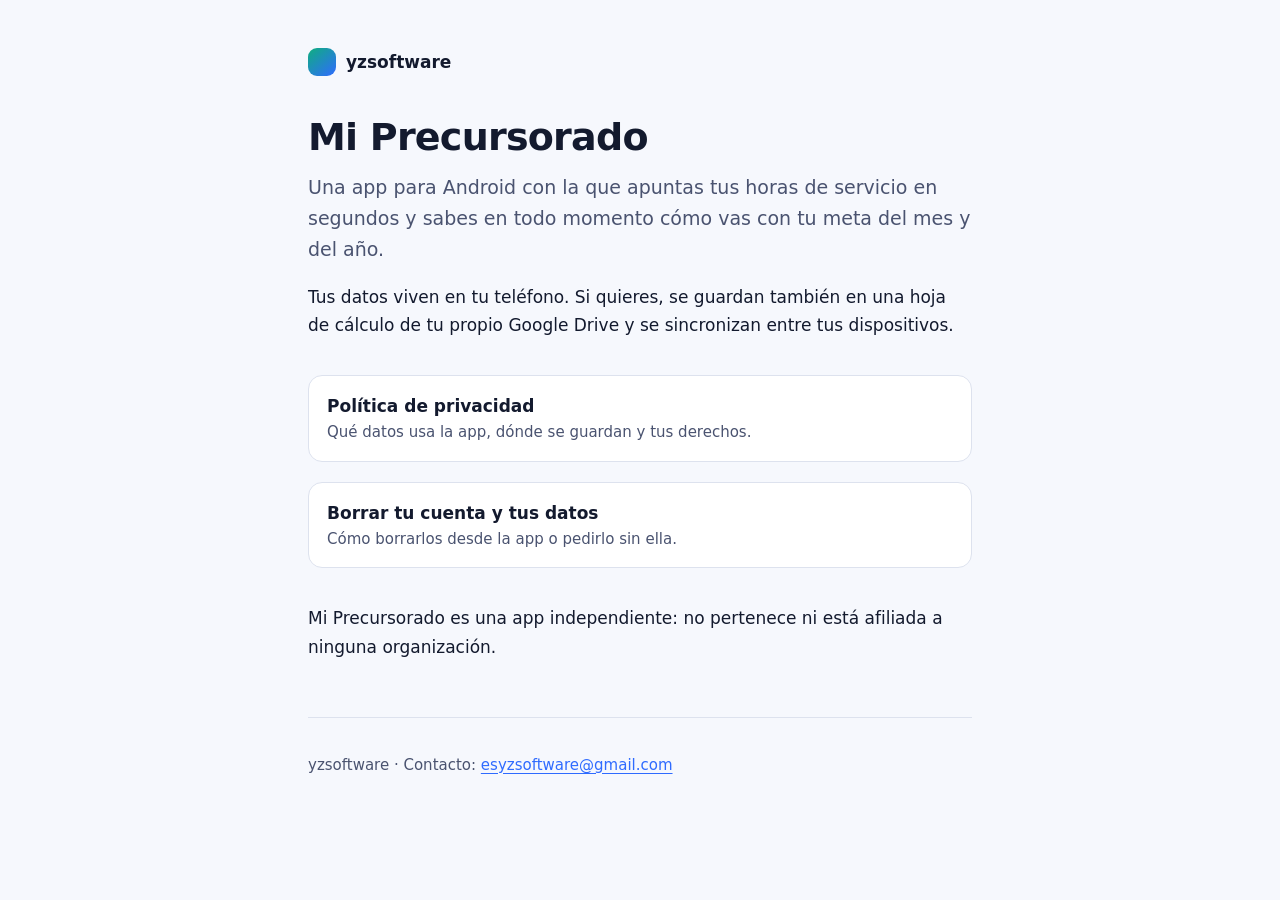
<file: index.html>
<!doctype html>
<html lang="es">
<head>
<meta charset="utf-8">
<meta name="viewport" content="width=device-width, initial-scale=1">
<title>Mi Precursorado · yzsoftware</title>
<meta name="description" content="Mi Precursorado: registro de horas de servicio. Política de privacidad y borrado de datos.">
<link rel="stylesheet" href="estilo.css">
</head>
<body>
<main>
  <a class="marca" href="./"><i aria-hidden="true"></i>yzsoftware</a>
  <h1>Mi Precursorado</h1>
  <p class="entradilla">Una app para Android con la que apuntas tus horas de servicio en segundos y sabes en todo momento cómo vas con tu meta del mes y del año.</p>
  <p>Tus datos viven en tu teléfono. Si quieres, se guardan también en una hoja de cálculo de tu propio Google Drive y se sincronizan entre tus dispositivos.</p>

  <ul class="enlaces">
    <li><a href="privacidad.html">Política de privacidad<span>Qué datos usa la app, dónde se guardan y tus derechos.</span></a></li>
    <li><a href="borrar-datos.html">Borrar tu cuenta y tus datos<span>Cómo borrarlos desde la app o pedirlo sin ella.</span></a></li>
  </ul>

  <p>Mi Precursorado es una app independiente: no pertenece ni está afiliada a ninguna organización.</p>

  <footer>
    <p>yzsoftware · Contacto: <a href="mailto:esyzsoftware@gmail.com">esyzsoftware@gmail.com</a></p>
  </footer>
</main>
</body>
</html>
</file>
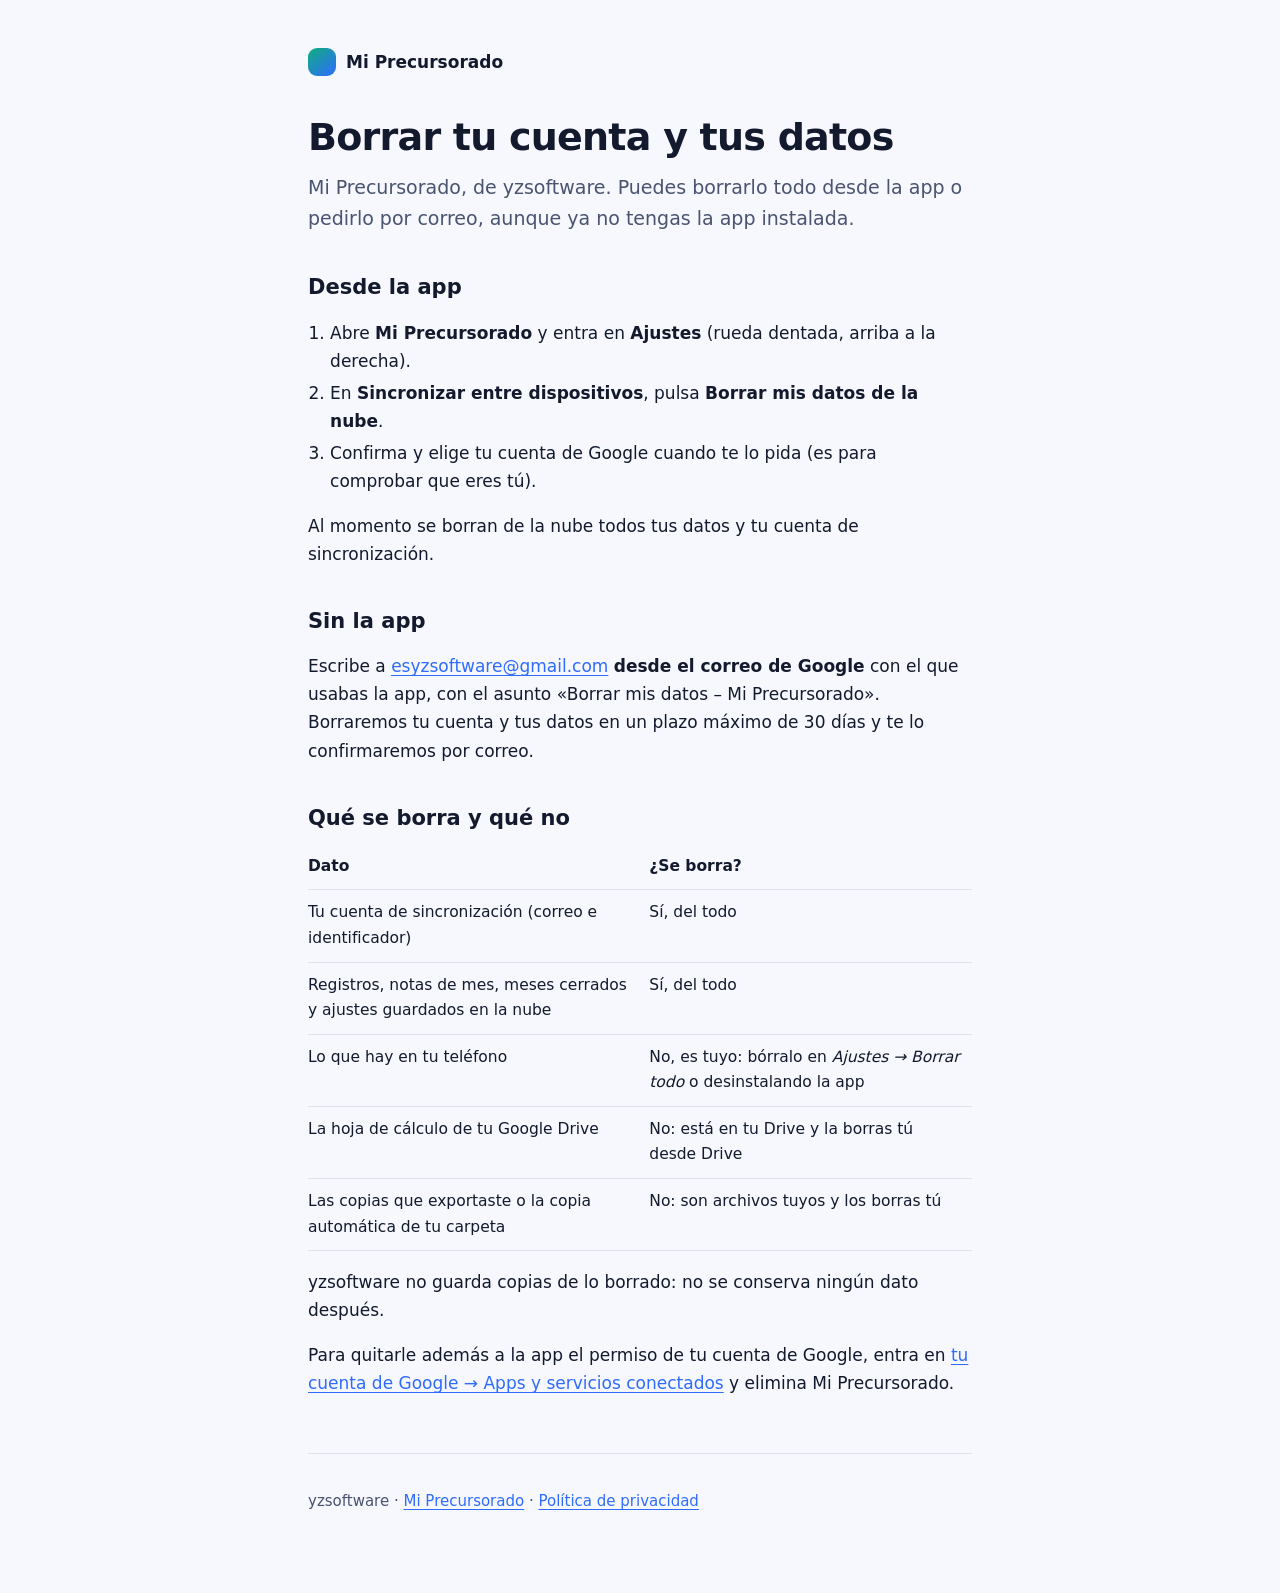
<file: borrar-datos.html>
<!doctype html>
<html lang="es">
<head>
<meta charset="utf-8">
<meta name="viewport" content="width=device-width, initial-scale=1">
<title>Borrar datos · Mi Precursorado</title>
<meta name="description" content="Cómo borrar tu cuenta y tus datos de Mi Precursorado (yzsoftware).">
<link rel="stylesheet" href="estilo.css">
</head>
<body>
<main>
  <a class="marca" href="./"><i aria-hidden="true"></i>Mi Precursorado</a>
  <h1>Borrar tu cuenta y tus datos</h1>
  <p class="entradilla">Mi Precursorado, de yzsoftware. Puedes borrarlo todo desde la app o pedirlo por correo, aunque ya no tengas la app instalada.</p>

  <h2>Desde la app</h2>
  <ol>
    <li>Abre <b>Mi Precursorado</b> y entra en <b>Ajustes</b> (rueda dentada, arriba a la derecha).</li>
    <li>En <b>Sincronizar entre dispositivos</b>, pulsa <b>Borrar mis datos de la nube</b>.</li>
    <li>Confirma y elige tu cuenta de Google cuando te lo pida (es para comprobar que eres tú).</li>
  </ol>
  <p>Al momento se borran de la nube todos tus datos y tu cuenta de sincronización.</p>

  <h2>Sin la app</h2>
  <p>Escribe a <a href="mailto:esyzsoftware@gmail.com?subject=Borrar%20mis%20datos%20-%20Mi%20Precursorado">esyzsoftware@gmail.com</a> <b>desde el correo de Google</b> con el que usabas la app, con el asunto «Borrar mis datos – Mi Precursorado». Borraremos tu cuenta y tus datos en un plazo máximo de 30 días y te lo confirmaremos por correo.</p>

  <h2>Qué se borra y qué no</h2>
  <table>
    <thead><tr><th>Dato</th><th>¿Se borra?</th></tr></thead>
    <tbody>
      <tr><td>Tu cuenta de sincronización (correo e identificador)</td><td>Sí, del todo</td></tr>
      <tr><td>Registros, notas de mes, meses cerrados y ajustes guardados en la nube</td><td>Sí, del todo</td></tr>
      <tr><td>Lo que hay en tu teléfono</td><td>No, es tuyo: bórralo en <i>Ajustes → Borrar todo</i> o desinstalando la app</td></tr>
      <tr><td>La hoja de cálculo de tu Google Drive</td><td>No: está en tu Drive y la borras tú desde Drive</td></tr>
      <tr><td>Las copias que exportaste o la copia automática de tu carpeta</td><td>No: son archivos tuyos y los borras tú</td></tr>
    </tbody>
  </table>
  <p>yzsoftware no guarda copias de lo borrado: no se conserva ningún dato después.</p>
  <p>Para quitarle además a la app el permiso de tu cuenta de Google, entra en <a href="https://myaccount.google.com/connections" rel="noopener">tu cuenta de Google → Apps y servicios conectados</a> y elimina Mi Precursorado.</p>

  <footer>
    <p>yzsoftware · <a href="./">Mi Precursorado</a> · <a href="privacidad.html">Política de privacidad</a></p>
  </footer>
</main>
</body>
</html>
</file>
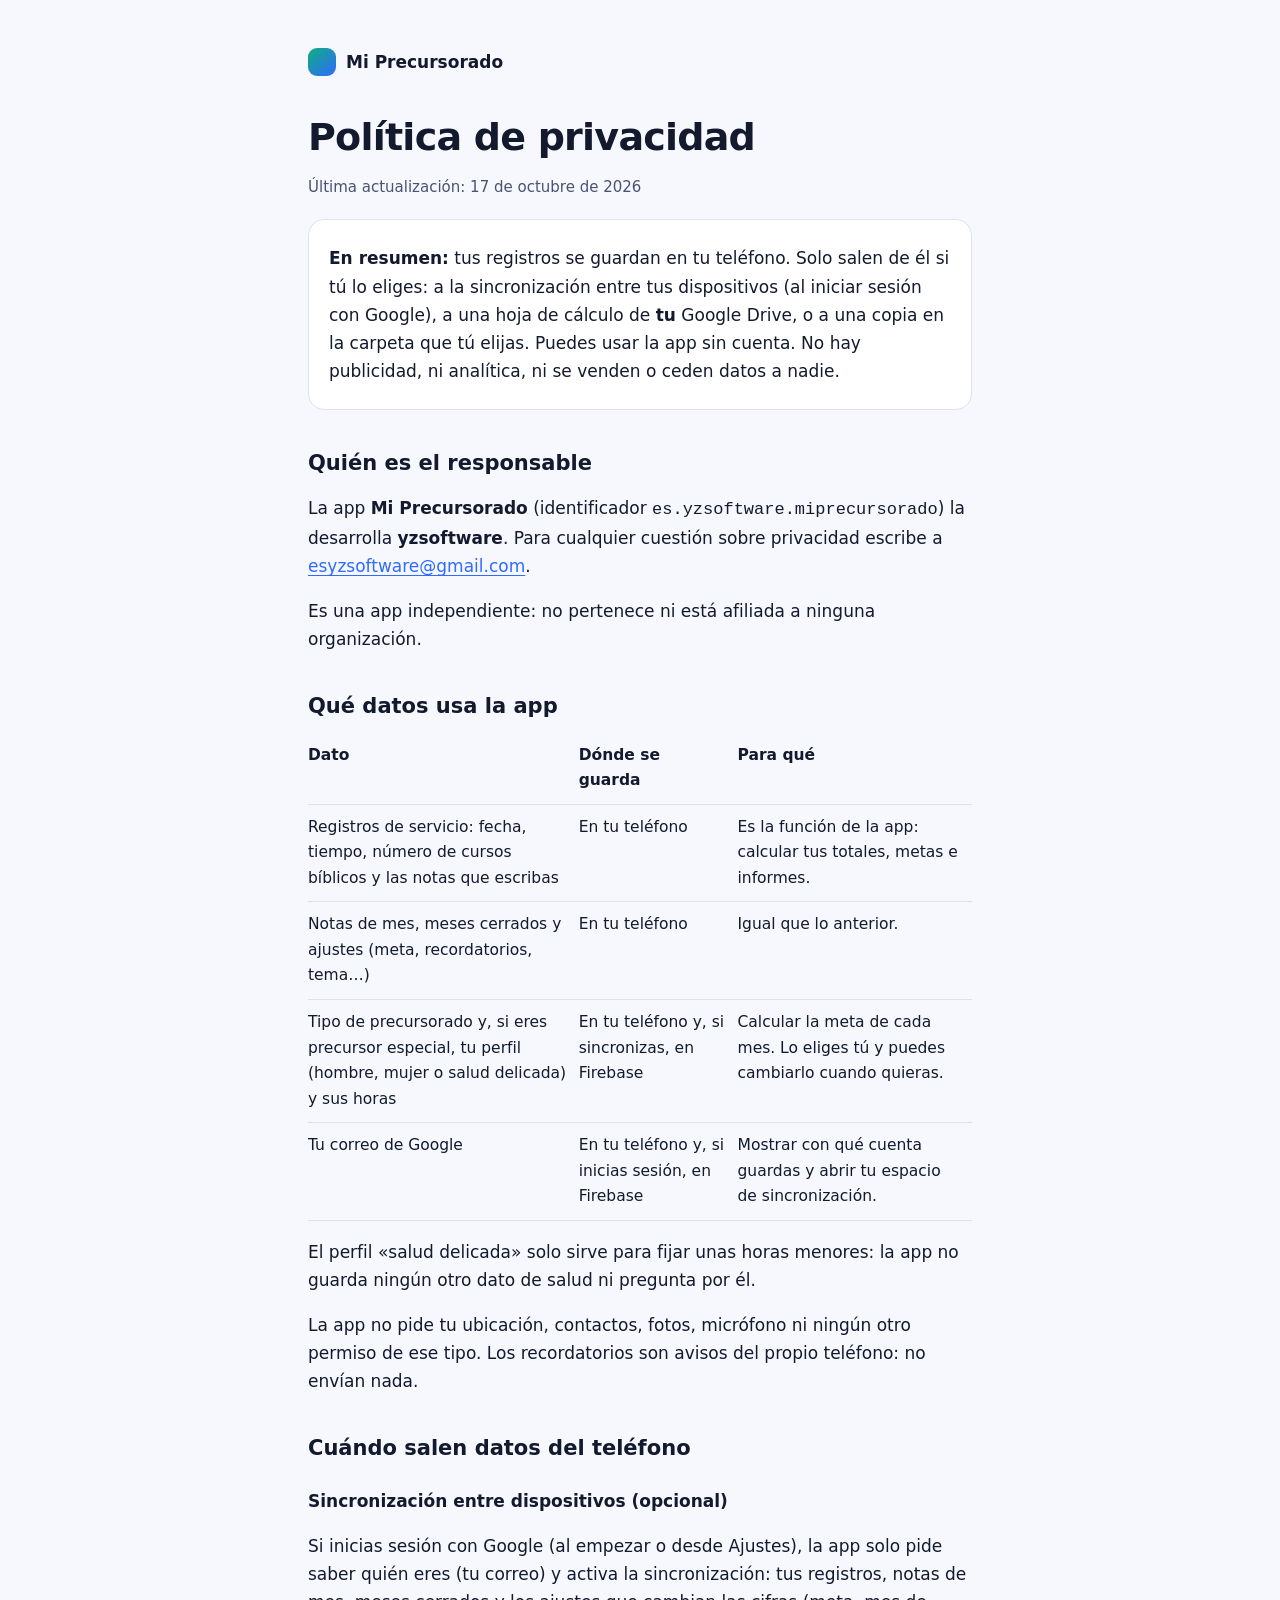
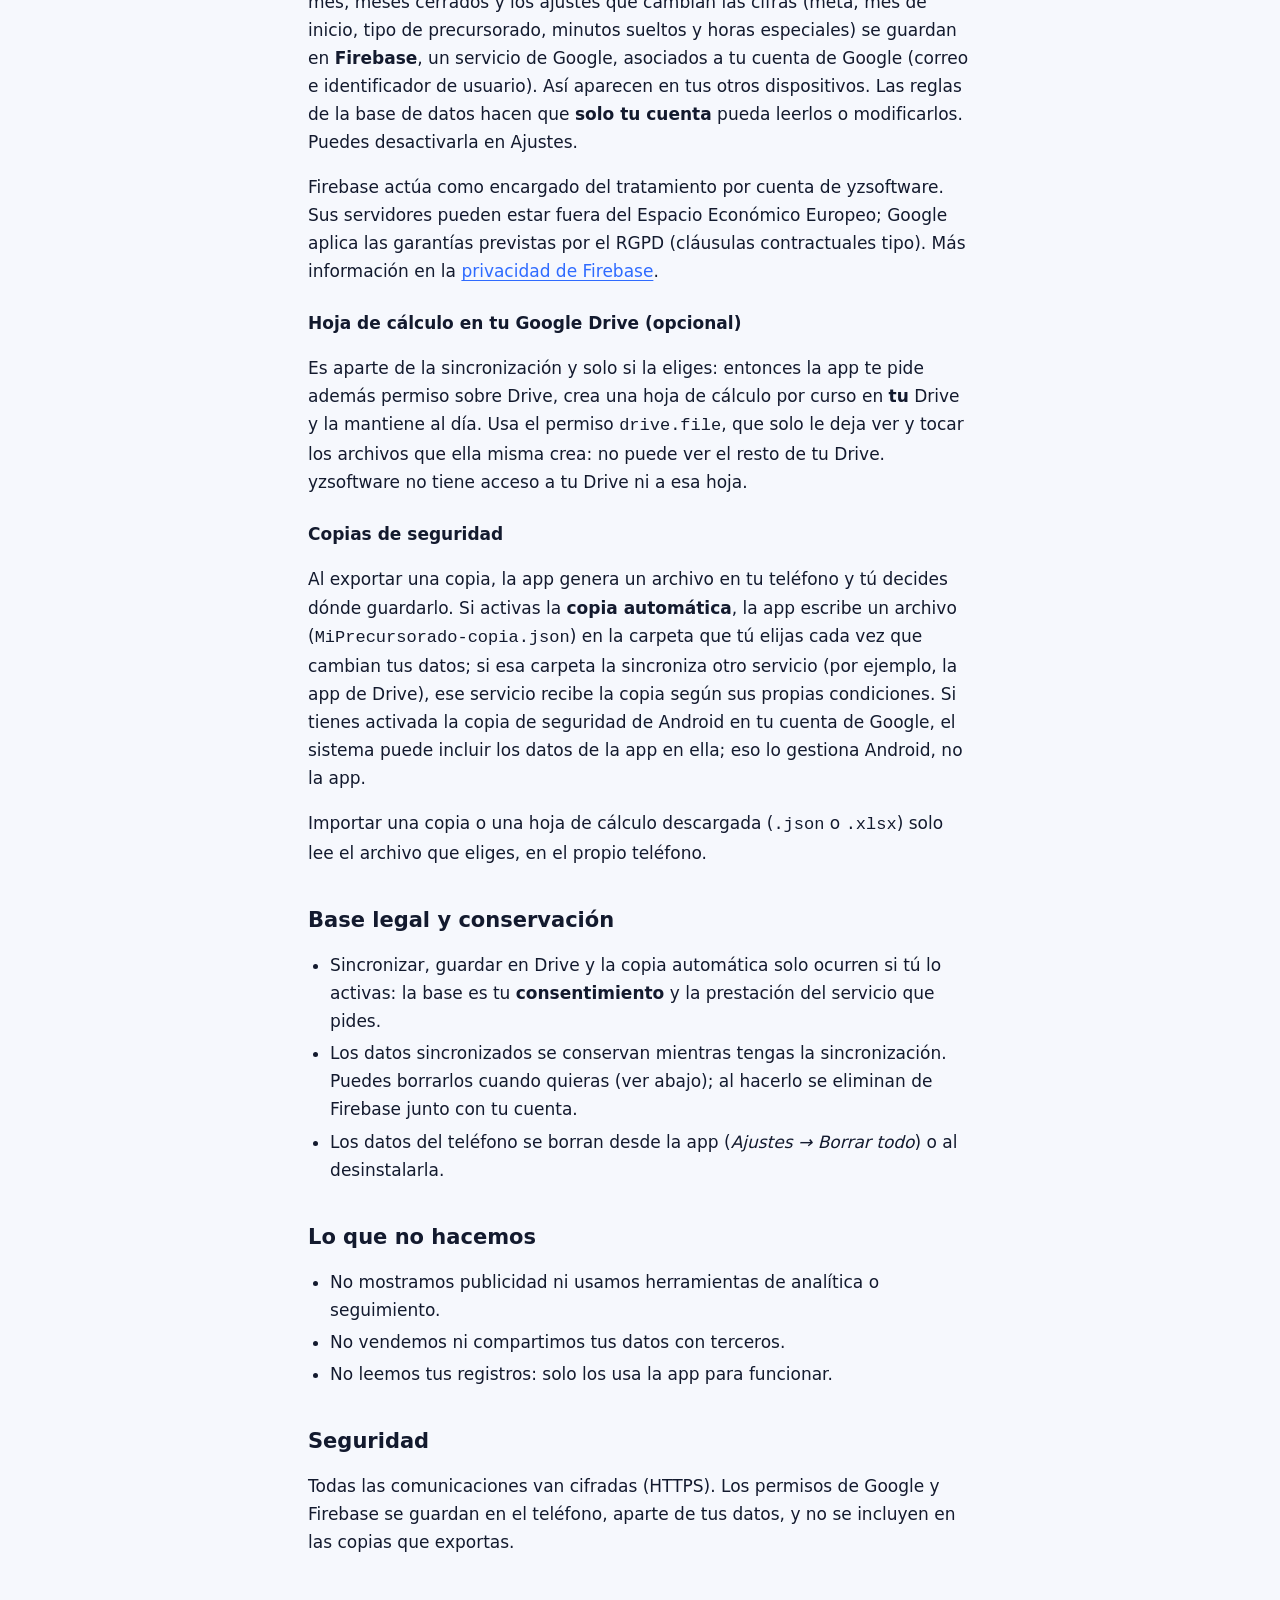
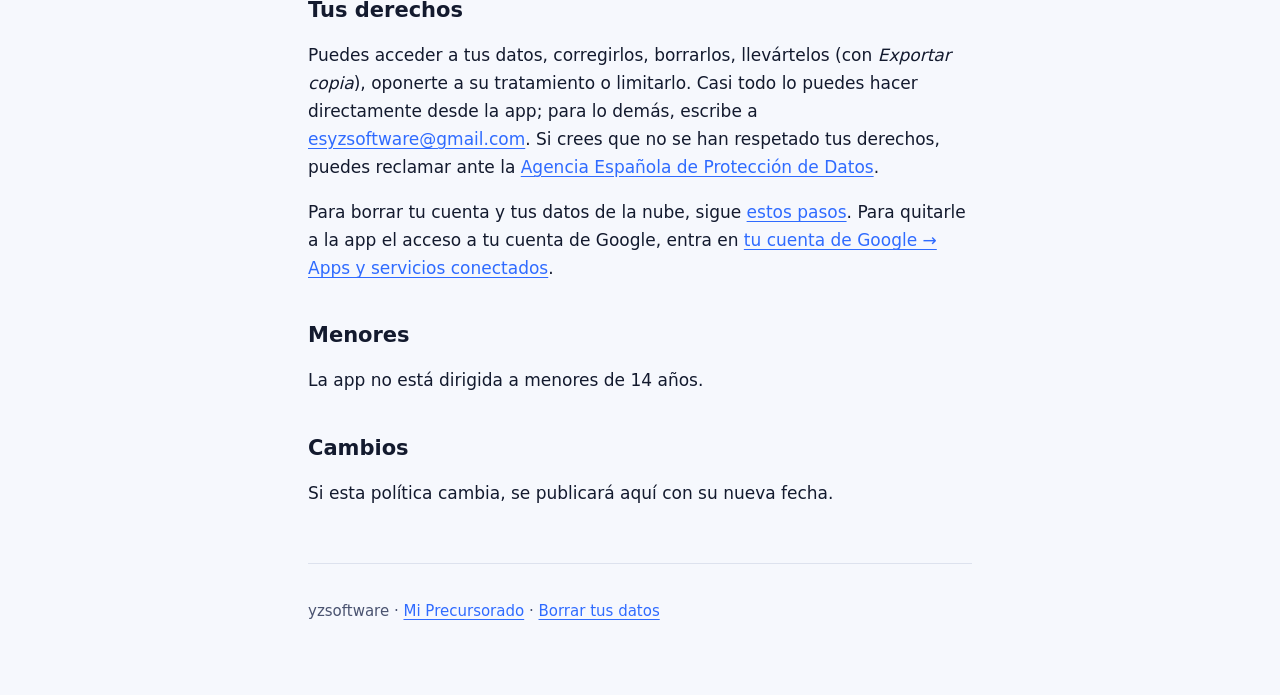
<file: privacidad.html>
<!doctype html>
<html lang="es">
<head>
<meta charset="utf-8">
<meta name="viewport" content="width=device-width, initial-scale=1">
<title>Privacidad · Mi Precursorado</title>
<meta name="description" content="Política de privacidad de la app Mi Precursorado (es.yzsoftware.miprecursorado).">
<link rel="stylesheet" href="estilo.css">
</head>
<body>
<main>
  <a class="marca" href="./"><i aria-hidden="true"></i>Mi Precursorado</a>
  <h1>Política de privacidad</h1>
  <p class="fecha">Última actualización: 17 de octubre de 2026</p>

  <div class="caja">
    <p><b>En resumen:</b> tus registros se guardan en tu teléfono. Solo salen de él si tú lo eliges: a la sincronización entre tus dispositivos (al iniciar sesión con Google), a una hoja de cálculo de <b>tu</b> Google Drive, o a una copia en la carpeta que tú elijas. Puedes usar la app sin cuenta. No hay publicidad, ni analítica, ni se venden o ceden datos a nadie.</p>
  </div>

  <h2>Quién es el responsable</h2>
  <p>La app <b>Mi Precursorado</b> (identificador <code>es.yzsoftware.miprecursorado</code>) la desarrolla <b>yzsoftware</b>. Para cualquier cuestión sobre privacidad escribe a <a href="mailto:esyzsoftware@gmail.com">esyzsoftware@gmail.com</a>.</p>
  <p>Es una app independiente: no pertenece ni está afiliada a ninguna organización.</p>

  <h2>Qué datos usa la app</h2>
  <table>
    <thead><tr><th>Dato</th><th>Dónde se guarda</th><th>Para qué</th></tr></thead>
    <tbody>
      <tr><td>Registros de servicio: fecha, tiempo, número de cursos bíblicos y las notas que escribas</td><td>En tu teléfono</td><td>Es la función de la app: calcular tus totales, metas e informes.</td></tr>
      <tr><td>Notas de mes, meses cerrados y ajustes (meta, recordatorios, tema…)</td><td>En tu teléfono</td><td>Igual que lo anterior.</td></tr>
      <tr><td>Tipo de precursorado y, si eres precursor especial, tu perfil (hombre, mujer o salud delicada) y sus horas</td><td>En tu teléfono y, si sincronizas, en Firebase</td><td>Calcular la meta de cada mes. Lo eliges tú y puedes cambiarlo cuando quieras.</td></tr>
      <tr><td>Tu correo de Google</td><td>En tu teléfono y, si inicias sesión, en Firebase</td><td>Mostrar con qué cuenta guardas y abrir tu espacio de sincronización.</td></tr>
    </tbody>
  </table>
  <p>El perfil «salud delicada» solo sirve para fijar unas horas menores: la app no guarda ningún otro dato de salud ni pregunta por él.</p>
  <p>La app no pide tu ubicación, contactos, fotos, micrófono ni ningún otro permiso de ese tipo. Los recordatorios son avisos del propio teléfono: no envían nada.</p>

  <h2>Cuándo salen datos del teléfono</h2>
  <h3>Sincronización entre dispositivos (opcional)</h3>
  <p>Si inicias sesión con Google (al empezar o desde Ajustes), la app solo pide saber quién eres (tu correo) y activa la sincronización: tus registros, notas de mes, meses cerrados y los ajustes que cambian las cifras (meta, mes de inicio, tipo de precursorado, minutos sueltos y horas especiales) se guardan en <b>Firebase</b>, un servicio de Google, asociados a tu cuenta de Google (correo e identificador de usuario). Así aparecen en tus otros dispositivos. Las reglas de la base de datos hacen que <b>solo tu cuenta</b> pueda leerlos o modificarlos. Puedes desactivarla en Ajustes.</p>
  <p>Firebase actúa como encargado del tratamiento por cuenta de yzsoftware. Sus servidores pueden estar fuera del Espacio Económico Europeo; Google aplica las garantías previstas por el RGPD (cláusulas contractuales tipo). Más información en la <a href="https://firebase.google.com/support/privacy" rel="noopener">privacidad de Firebase</a>.</p>

  <h3>Hoja de cálculo en tu Google Drive (opcional)</h3>
  <p>Es aparte de la sincronización y solo si la eliges: entonces la app te pide además permiso sobre Drive, crea una hoja de cálculo por curso en <b>tu</b> Drive y la mantiene al día. Usa el permiso <code>drive.file</code>, que solo le deja ver y tocar los archivos que ella misma crea: no puede ver el resto de tu Drive. yzsoftware no tiene acceso a tu Drive ni a esa hoja.</p>

  <h3>Copias de seguridad</h3>
  <p>Al exportar una copia, la app genera un archivo en tu teléfono y tú decides dónde guardarlo. Si activas la <b>copia automática</b>, la app escribe un archivo (<code>MiPrecursorado-copia.json</code>) en la carpeta que tú elijas cada vez que cambian tus datos; si esa carpeta la sincroniza otro servicio (por ejemplo, la app de Drive), ese servicio recibe la copia según sus propias condiciones. Si tienes activada la copia de seguridad de Android en tu cuenta de Google, el sistema puede incluir los datos de la app en ella; eso lo gestiona Android, no la app.</p>
  <p>Importar una copia o una hoja de cálculo descargada (<code>.json</code> o <code>.xlsx</code>) solo lee el archivo que eliges, en el propio teléfono.</p>

  <h2>Base legal y conservación</h2>
  <ul>
    <li>Sincronizar, guardar en Drive y la copia automática solo ocurren si tú lo activas: la base es tu <b>consentimiento</b> y la prestación del servicio que pides.</li>
    <li>Los datos sincronizados se conservan mientras tengas la sincronización. Puedes borrarlos cuando quieras (ver abajo); al hacerlo se eliminan de Firebase junto con tu cuenta.</li>
    <li>Los datos del teléfono se borran desde la app (<i>Ajustes → Borrar todo</i>) o al desinstalarla.</li>
  </ul>

  <h2>Lo que no hacemos</h2>
  <ul>
    <li>No mostramos publicidad ni usamos herramientas de analítica o seguimiento.</li>
    <li>No vendemos ni compartimos tus datos con terceros.</li>
    <li>No leemos tus registros: solo los usa la app para funcionar.</li>
  </ul>

  <h2>Seguridad</h2>
  <p>Todas las comunicaciones van cifradas (HTTPS). Los permisos de Google y Firebase se guardan en el teléfono, aparte de tus datos, y no se incluyen en las copias que exportas.</p>

  <h2>Tus derechos</h2>
  <p>Puedes acceder a tus datos, corregirlos, borrarlos, llevártelos (con <i>Exportar copia</i>), oponerte a su tratamiento o limitarlo. Casi todo lo puedes hacer directamente desde la app; para lo demás, escribe a <a href="mailto:esyzsoftware@gmail.com">esyzsoftware@gmail.com</a>. Si crees que no se han respetado tus derechos, puedes reclamar ante la <a href="https://www.aepd.es" rel="noopener">Agencia Española de Protección de Datos</a>.</p>
  <p>Para borrar tu cuenta y tus datos de la nube, sigue <a href="borrar-datos.html">estos pasos</a>. Para quitarle a la app el acceso a tu cuenta de Google, entra en <a href="https://myaccount.google.com/connections" rel="noopener">tu cuenta de Google → Apps y servicios conectados</a>.</p>

  <h2>Menores</h2>
  <p>La app no está dirigida a menores de 14 años.</p>

  <h2>Cambios</h2>
  <p>Si esta política cambia, se publicará aquí con su nueva fecha.</p>

  <footer>
    <p>yzsoftware · <a href="./">Mi Precursorado</a> · <a href="borrar-datos.html">Borrar tus datos</a></p>
  </footer>
</main>
</body>
</html>
</file>
<file: estilo.css>
:root{
  --fondo:#f6f8fd;
  --papel:#ffffff;
  --texto:#131a2e;
  --suave:#4a5370;
  --linea:#dde2ee;
  --acento:#2f6bff;
  --acento-2:#0fae7f;
  color-scheme:light dark;
}
@media (prefers-color-scheme:dark){
  :root{
    --fondo:#080c18;
    --papel:#0f1526;
    --texto:#eef2ff;
    --suave:#a9b2cc;
    --linea:#232c45;
    --acento:#7fb0ff;
    --acento-2:#7bf1c4;
  }
}
*{box-sizing:border-box}
html{-webkit-text-size-adjust:100%}
body{
  margin:0;background:var(--fondo);color:var(--texto);
  font:17px/1.65 -apple-system,"Segoe UI",Roboto,system-ui,sans-serif;
  -webkit-font-smoothing:antialiased;
}
::selection{background:color-mix(in srgb,var(--acento) 30%,transparent)}
a{color:var(--acento);text-underline-offset:3px}
a:focus-visible{outline:2px solid var(--acento);outline-offset:3px;border-radius:4px}
main{max-width:44rem;margin:0 auto;padding:48px 20px 64px}
.marca{display:flex;align-items:center;gap:10px;font-weight:700;text-decoration:none;color:var(--texto);margin-bottom:40px}
.marca i{width:28px;height:28px;border-radius:9px;background:linear-gradient(140deg,var(--acento-2),var(--acento))}
h1{font-size:clamp(28px,6vw,38px);line-height:1.15;letter-spacing:-.02em;margin:0 0 12px;text-wrap:balance}
h2{font-size:21px;line-height:1.3;margin:40px 0 8px}
h3{font-size:17px;margin:24px 0 4px}
p,li{max-width:68ch}
ul,ol{padding-left:1.3em}
li{margin:4px 0}
.entradilla{font-size:19px;color:var(--suave);margin:0 0 8px}
.fecha{color:var(--suave);font-size:15px}
.caja{background:var(--papel);border:1px solid var(--linea);border-radius:16px;padding:18px 20px;margin:20px 0}
.caja p{margin:6px 0}
table{width:100%;border-collapse:collapse;font-size:15.5px;margin:12px 0}
th,td{text-align:left;vertical-align:top;padding:10px 12px 10px 0;border-bottom:1px solid var(--linea)}
th{font-weight:650}
.enlaces{list-style:none;padding:0;display:grid;gap:12px;margin:32px 0}
.enlaces a{display:block;padding:16px 18px;border:1px solid var(--linea);border-radius:14px;background:var(--papel);
  text-decoration:none;color:var(--texto);font-weight:650}
.enlaces a span{display:block;font-weight:400;color:var(--suave);font-size:15px}
.enlaces a:hover{border-color:var(--acento)}
footer{margin-top:56px;padding-top:20px;border-top:1px solid var(--linea);color:var(--suave);font-size:15px}
@media (max-width:520px){
  body{font-size:16px}
  table,thead,tbody,tr,th,td{display:block}
  thead{display:none}
  tr{padding:10px 0;border-bottom:1px solid var(--linea)}
  td{border:0;padding:2px 0}
  td:first-child{font-weight:650}
}
</file>
